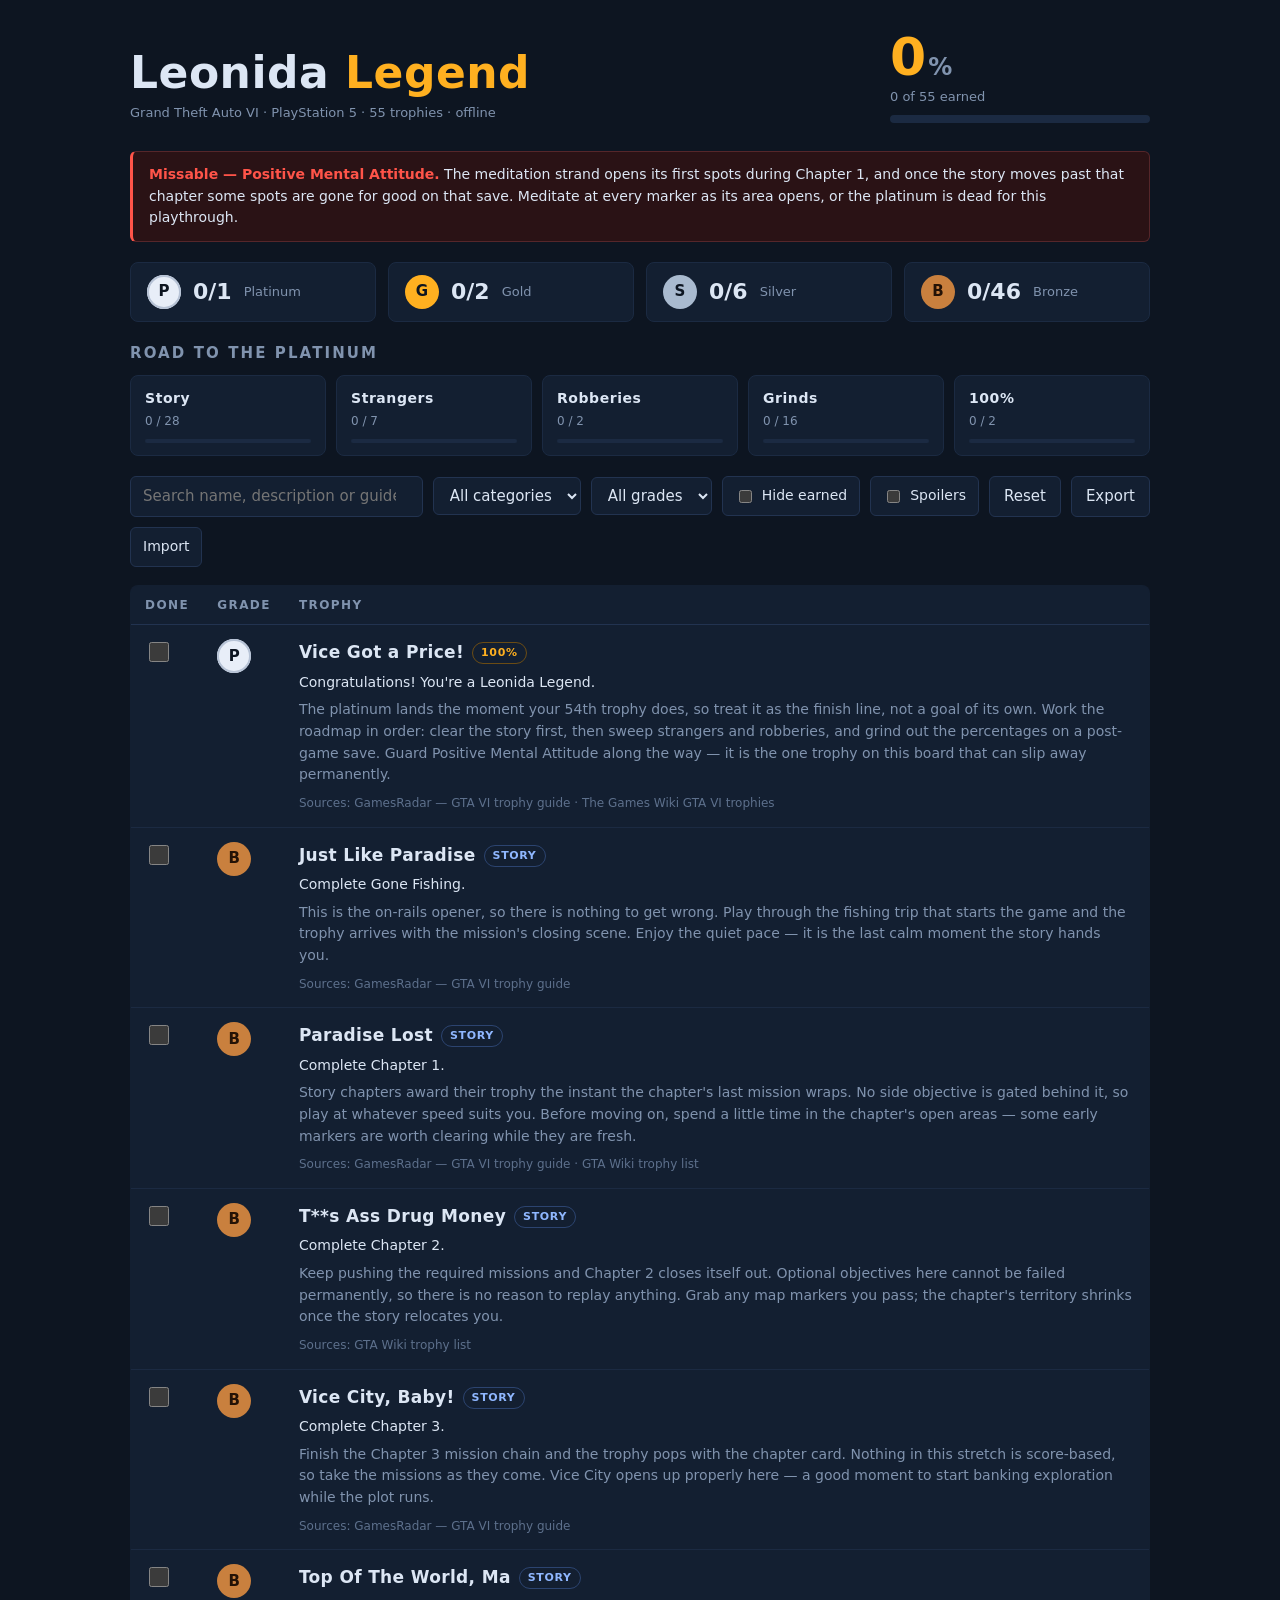
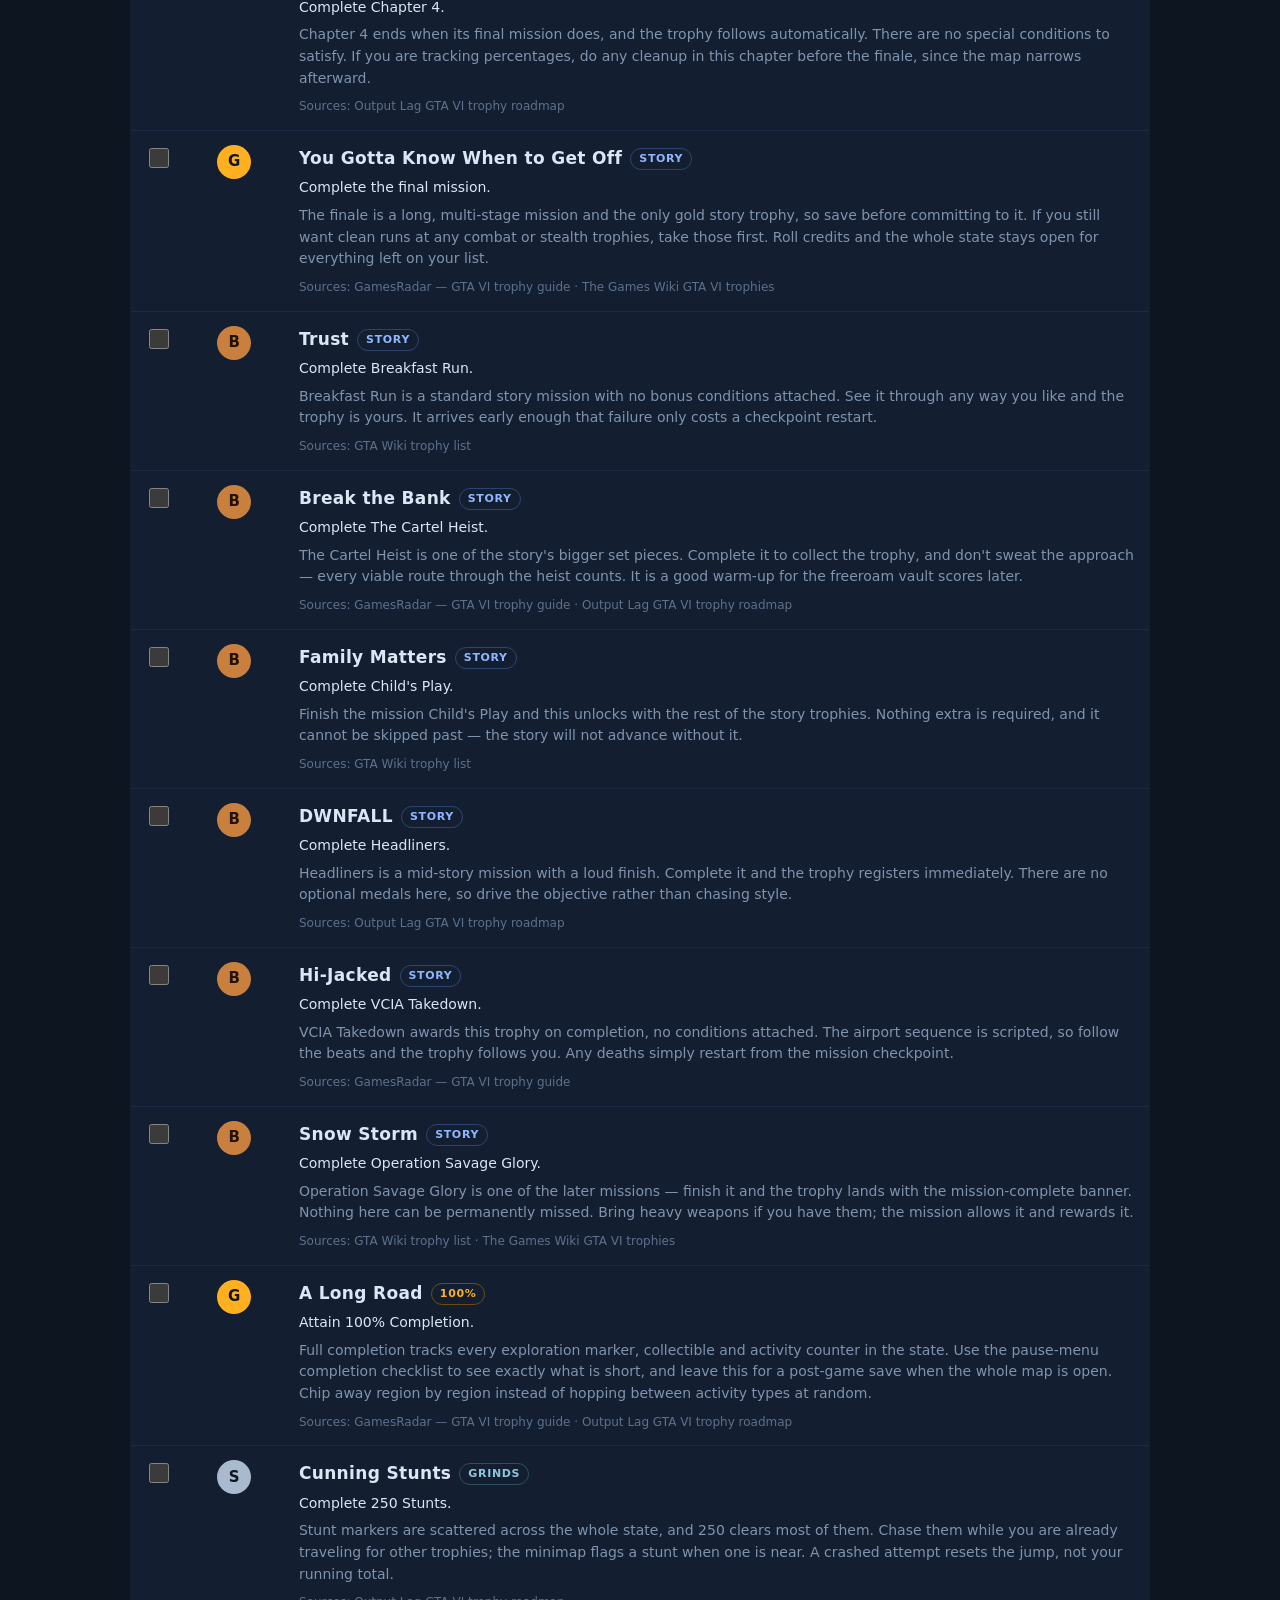
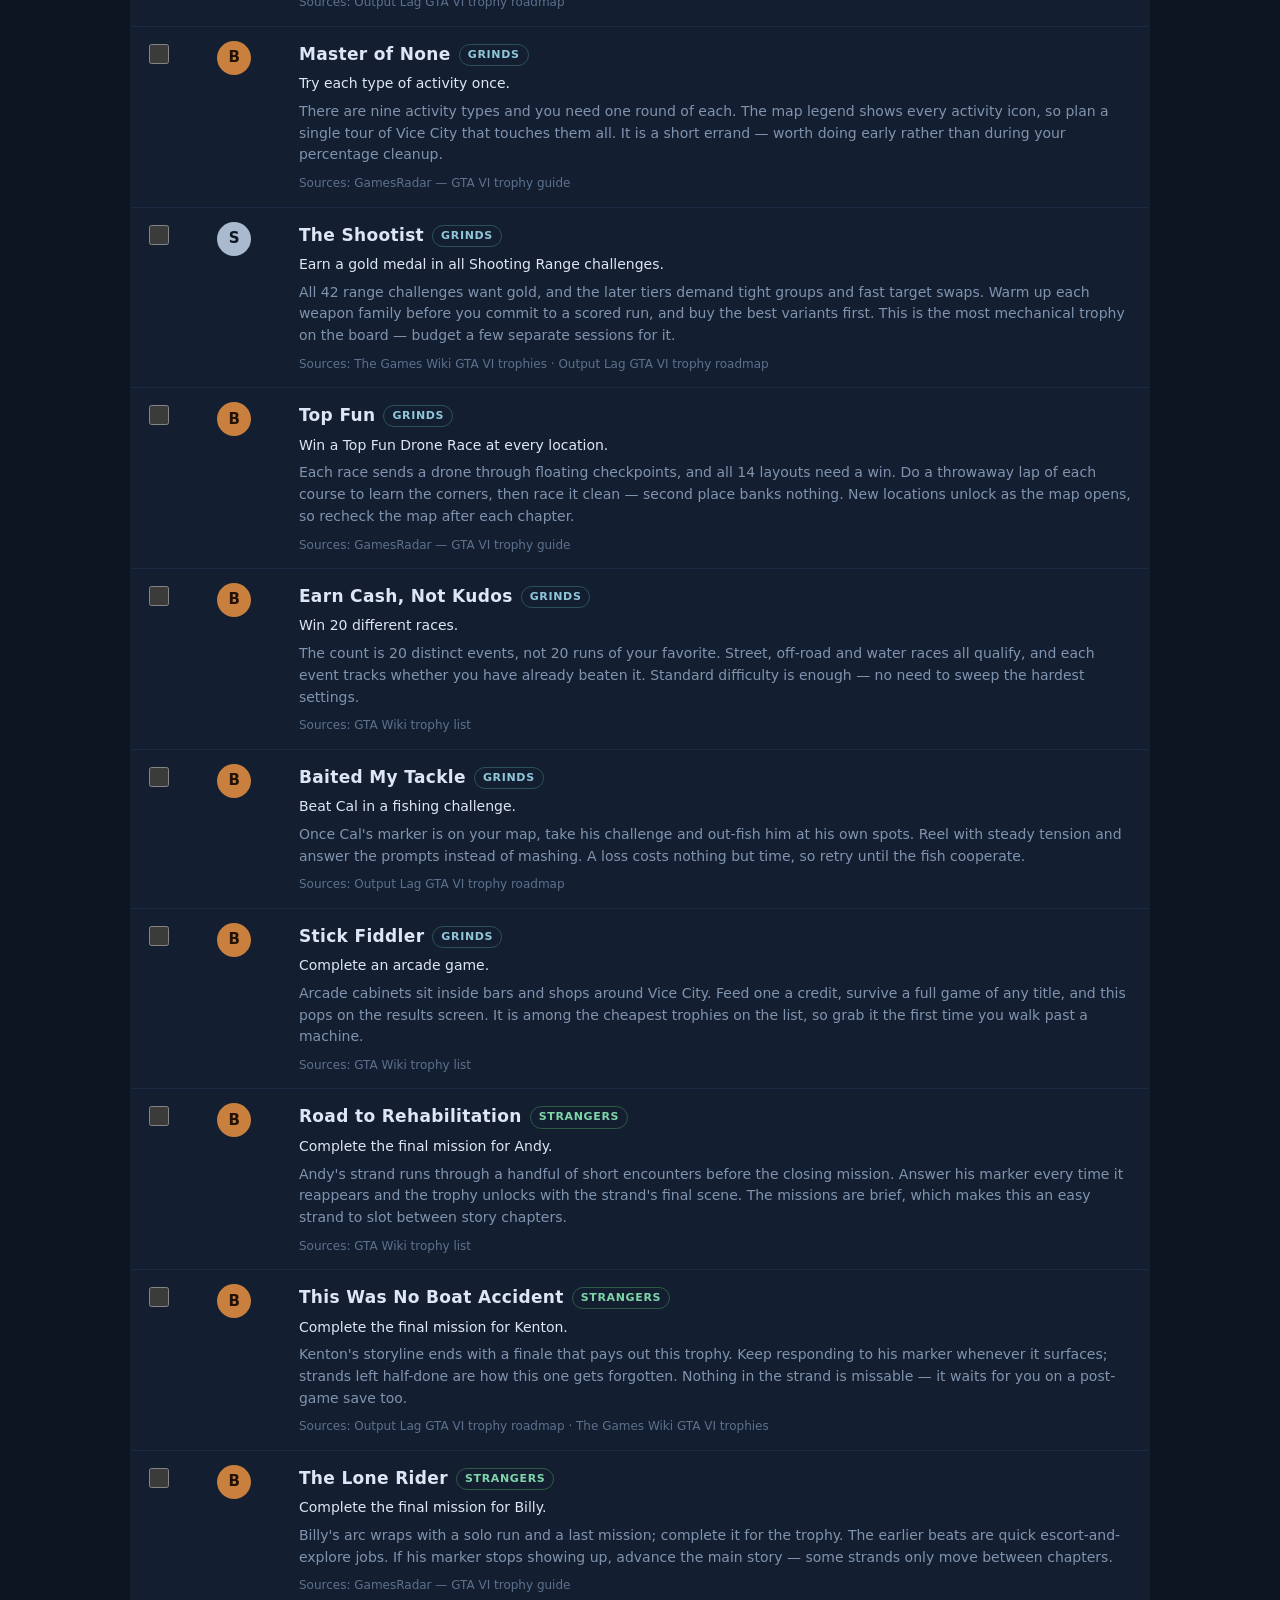
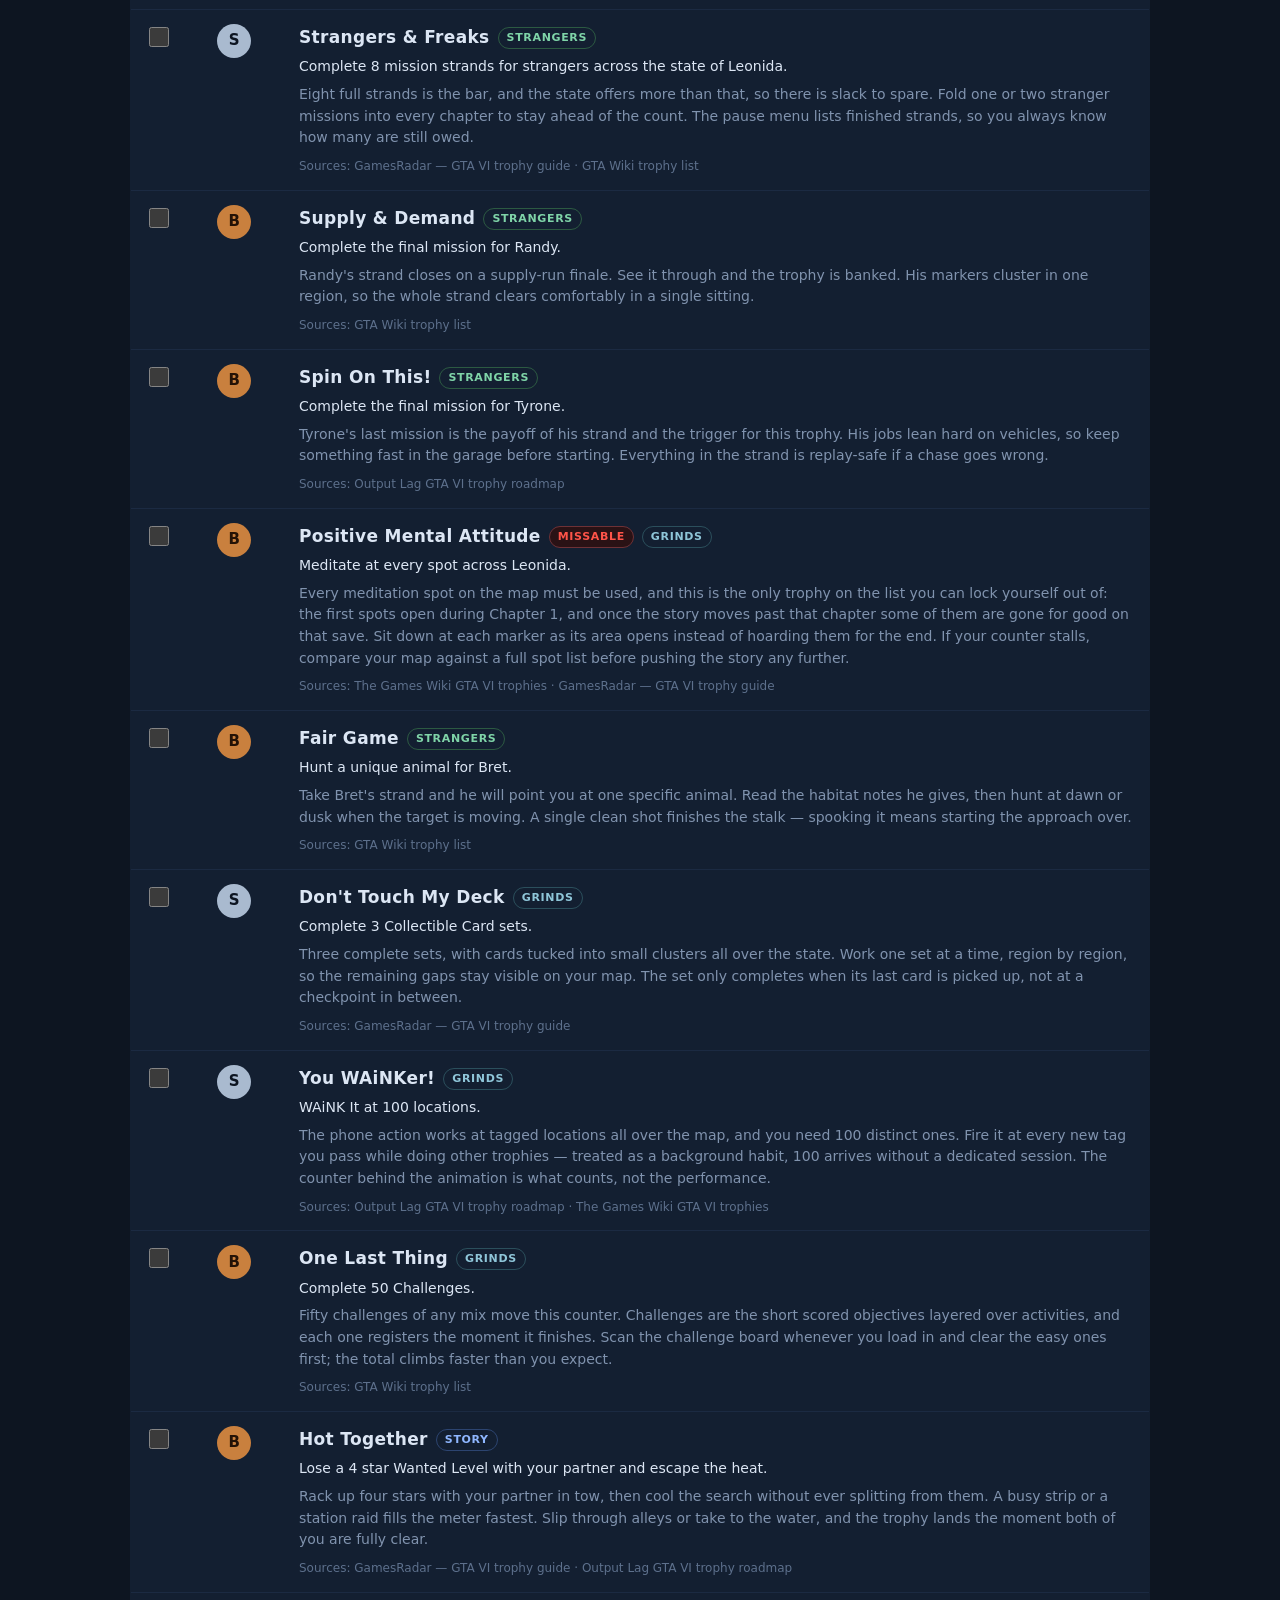
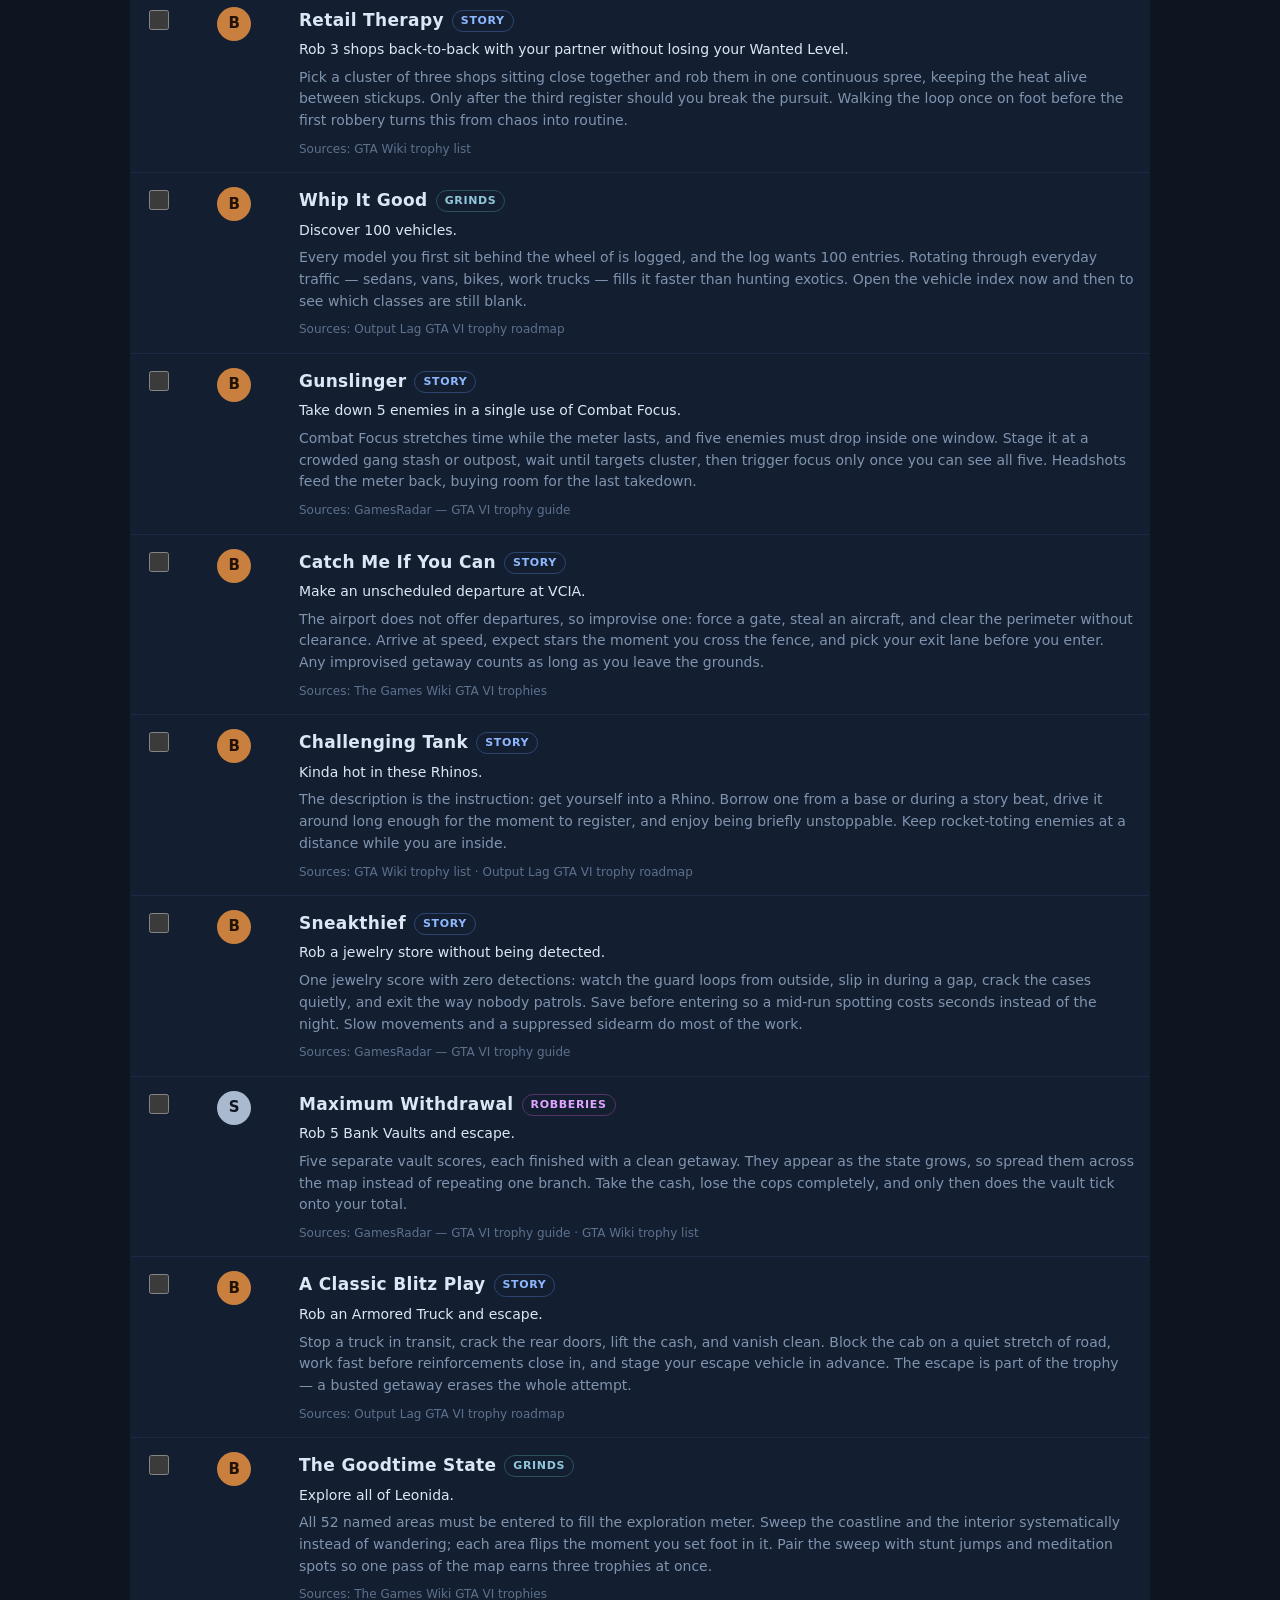
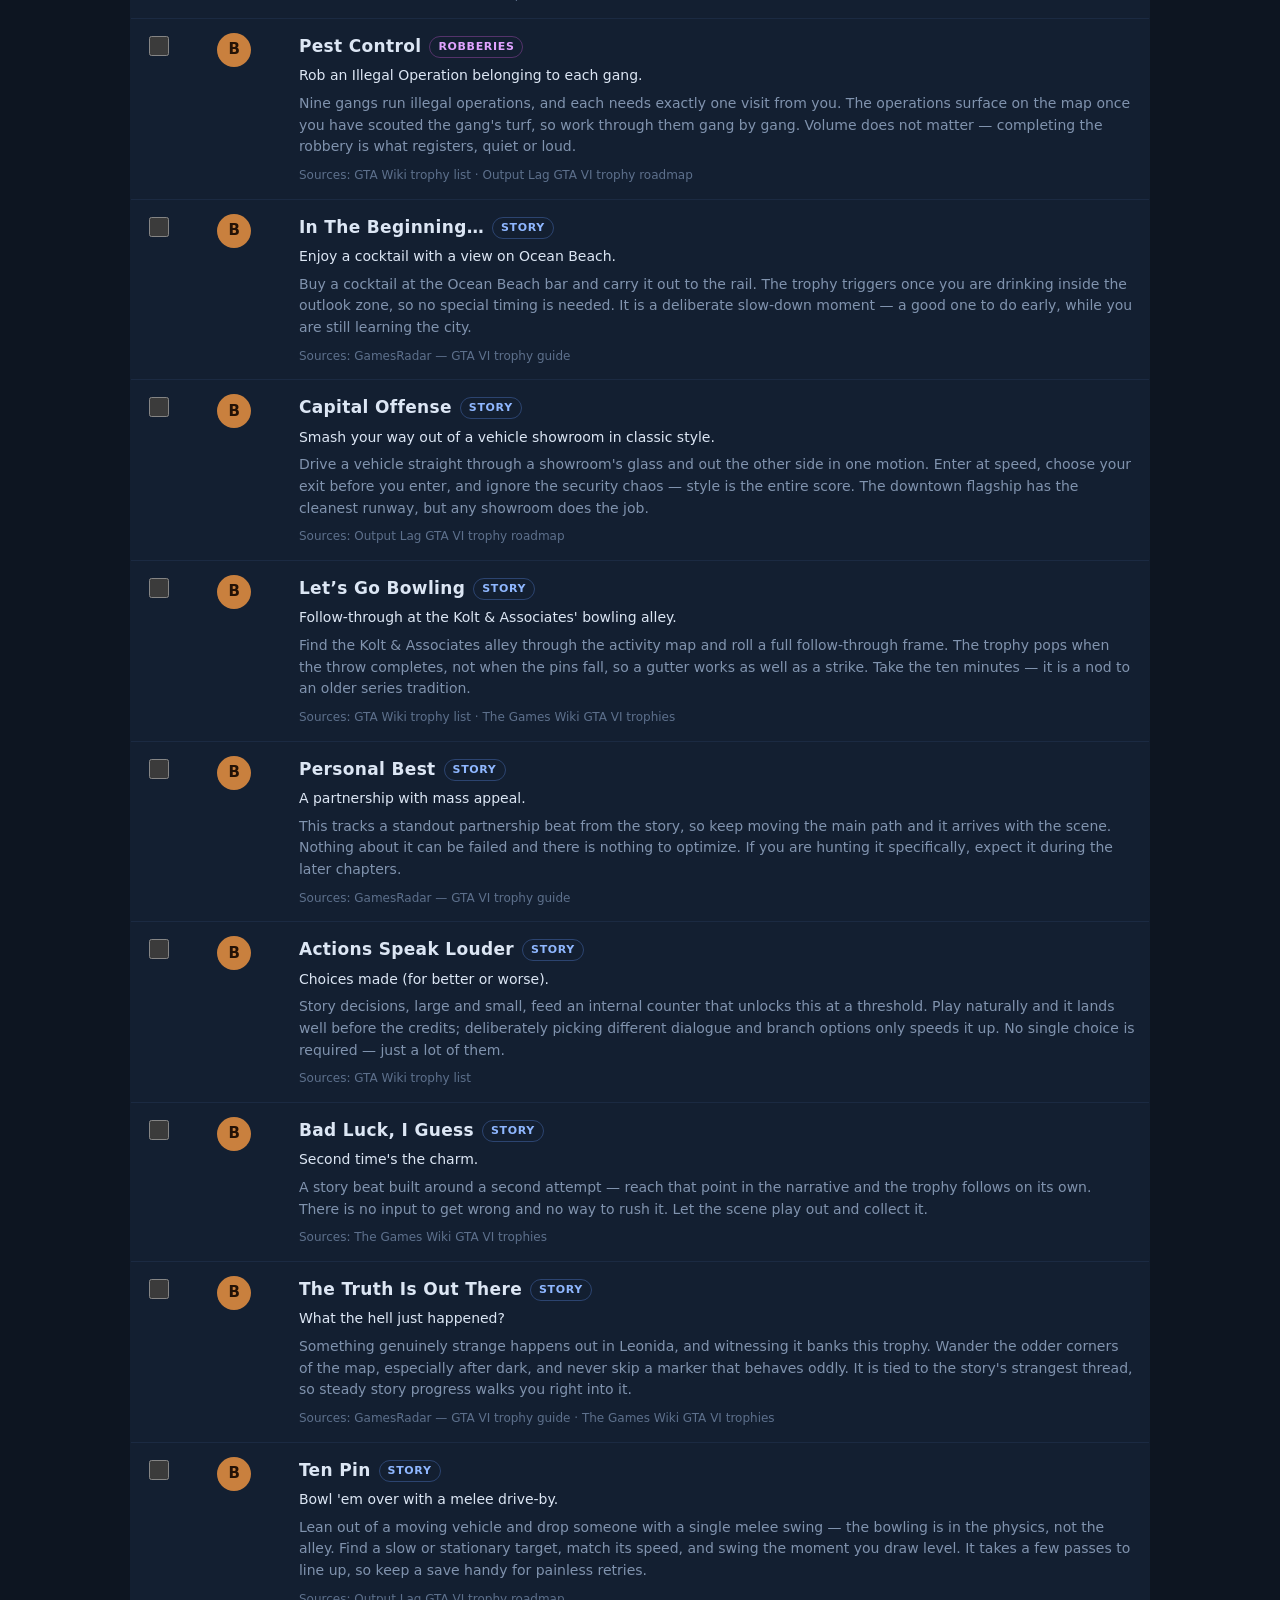
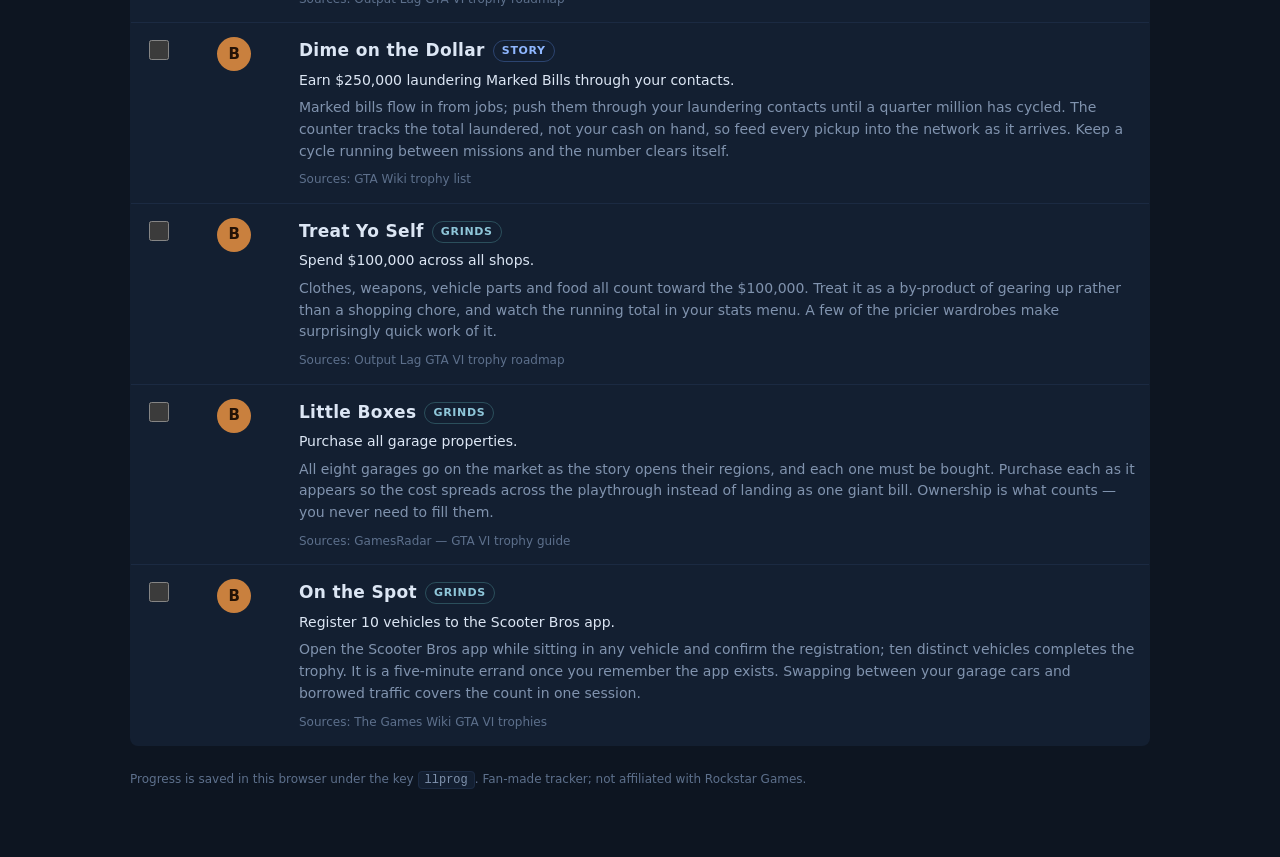
<file: app/index.html>
<!doctype html>
<html lang="en">
<head>
<meta charset="utf-8">
<meta name="viewport" content="width=device-width, initial-scale=1">
<title>Leonida Legend — GTA VI Trophy Tracker</title>
<link rel="stylesheet" href="style.css">
</head>
<body>

<header class="masthead">
  <div class="brand">
    <h1>Leonida <span class="brand-amber">Legend</span></h1>
    <p class="tagline">Grand Theft Auto VI · PlayStation 5 · 55 trophies · offline</p>
  </div>
  <div class="progress-block">
    <p class="percent"><span id="percent">0</span><small>%</small></p>
    <p id="progress-label" class="progress-label">0 of 55 earned</p>
    <div class="bar" role="progressbar" aria-label="Trophy progress" aria-valuemin="0" aria-valuemax="100" aria-valuenow="0">
      <div class="bar-fill" id="bar-fill"></div>
    </div>
  </div>
</header>

<section class="banner" id="missable-banner" aria-label="Missable trophy warning">
  <p><strong>Missable — Positive Mental Attitude.</strong> The meditation strand opens its first spots during Chapter&nbsp;1, and once the story moves past that chapter some spots are gone for good on that save. Meditate at every marker as its area opens, or the platinum is dead for this playthrough.</p>
</section>

<section class="stats" aria-label="Trophies earned by grade">
  <div class="stat" data-grade="platinum"><span class="medallion platinum">P</span><span class="stat-count" id="count-platinum">0</span><span class="stat-label">Platinum</span></div>
  <div class="stat" data-grade="gold"><span class="medallion gold">G</span><span class="stat-count" id="count-gold">0</span><span class="stat-label">Gold</span></div>
  <div class="stat" data-grade="silver"><span class="medallion silver">S</span><span class="stat-count" id="count-silver">0</span><span class="stat-label">Silver</span></div>
  <div class="stat" data-grade="bronze"><span class="medallion bronze">B</span><span class="stat-count" id="count-bronze">0</span><span class="stat-label">Bronze</span></div>
</section>

<section class="roadmap" aria-label="Platinum roadmap">
  <h2 class="section-title">Road to the platinum</h2>
  <ol class="phases" id="phases"></ol>
</section>

<section class="controls" aria-label="Filters and progress tools">
  <input id="search" type="search" placeholder="Search name, description or guide…" aria-label="Search trophies">
  <select id="category" aria-label="Category">
    <option value="all">All categories</option>
    <option value="story">Story</option>
    <option value="strangers">Strangers</option>
    <option value="robberies">Robberies</option>
    <option value="grinds">Grinds</option>
    <option value="100">100%</option>
  </select>
  <select id="grade" aria-label="Grade">
    <option value="all">All grades</option>
    <option value="platinum">Platinum</option>
    <option value="gold">Gold</option>
    <option value="silver">Silver</option>
    <option value="bronze">Bronze</option>
  </select>
  <label class="toggle"><input type="checkbox" id="hide-earned"> Hide earned</label>
  <label class="toggle"><input type="checkbox" id="spoilers"> Spoilers</label>
  <button id="reset" type="button">Reset</button>
  <button id="export" type="button">Export</button>
  <label class="toggle import">Import<input id="import" type="file" accept="application/json" aria-label="Import progress file"></label>
</section>

<main>
  <table class="ledger">
    <thead>
      <tr><th class="col-check">Done</th><th class="col-grade">Grade</th><th class="col-body">Trophy</th></tr>
    </thead>
    <tbody id="rows"></tbody>
  </table>
  <p class="empty" id="empty" hidden>No trophies match the current filters.</p>
</main>

<footer class="foot">
  <p>Progress is saved in this browser under the key <code>llprog</code>. Fan-made tracker; not affiliated with Rockstar Games.</p>
</footer>

<script type="module" src="app.js"></script>
</body>
</html>
</file>
<file: app/style.css>
/* Leonida Legend — dark, roadmap-first trophy tracker.
   Palette: night-asphalt navy base, single warm amber for earned marks and the
   active route, signal red reserved for missables. Bahnschrift (DIN-style,
   ships with Windows) gives the display type an automotive-Americana cast;
   falls back cleanly to system faces elsewhere. */

:root {
  --bg: #0d1521;
  --panel: #131f31;
  --line: #223350;
  --line-soft: #1b2a42;
  --text: #dce6f4;
  --dim: #8093ae;
  --amber: #ffb020;
  --amber-dim: #b87c14;
  --red: #ff5449;
  --red-panel: #2a1215;
  --plat: #e8eef8;
  --gold: #ffb020;
  --silver: #a9bacf;
  --bronze: #c9803e;
  --font-display: "Bahnschrift", "Bahnschrift SemiBold", "Trebuchet MS", "Segoe UI", system-ui, sans-serif;
  --font-body: system-ui, "Segoe UI", Roboto, sans-serif;
}

* { box-sizing: border-box; }

html { color-scheme: dark; }

body {
  margin: 0 auto;
  padding: 0 20px 56px;
  max-width: 1060px;
  background: var(--bg);
  color: var(--text);
  font: 15px/1.55 var(--font-body);
}

/* ---------- masthead ---------- */

.masthead {
  display: flex;
  flex-wrap: wrap;
  gap: 24px 40px;
  align-items: flex-end;
  justify-content: space-between;
  padding: 34px 0 22px;
}

.brand h1 {
  margin: 0;
  font-family: var(--font-display);
  font-size: 44px;
  font-weight: 700;
  letter-spacing: .5px;
  line-height: 1;
}

.brand-amber { color: var(--amber); }

.tagline {
  margin: 8px 0 0;
  color: var(--dim);
  font-size: 13px;
}

.progress-block { min-width: 260px; }

.percent {
  margin: 0;
  font-family: var(--font-display);
  font-size: 52px;
  font-weight: 700;
  line-height: .9;
  color: var(--amber);
  font-variant-numeric: tabular-nums;
}

.percent small {
  font-size: 24px;
  color: var(--dim);
  margin-left: 2px;
}

.progress-label {
  margin: 6px 0 8px;
  color: var(--dim);
  font-size: 13px;
}

.bar {
  height: 8px;
  background: var(--line-soft);
  border-radius: 4px;
  overflow: hidden;
}

.bar-fill {
  height: 100%;
  width: 0%;
  background: var(--amber);
  border-radius: 4px;
  transition: width .25s ease;
}

/* ---------- missable banner ---------- */

.banner {
  background: var(--red-panel);
  border: 1px solid #55262a;
  border-left: 3px solid var(--red);
  border-radius: 6px;
  padding: 12px 16px;
  margin: 6px 0 20px;
}

.banner p { margin: 0; font-size: 14px; }

.banner strong { color: var(--red); }

.banner em { color: var(--text); font-style: normal; font-weight: 600; }

/* ---------- grade stats ---------- */

.stats {
  display: grid;
  grid-template-columns: repeat(4, 1fr);
  gap: 12px;
  margin-bottom: 20px;
}

.stat {
  display: flex;
  align-items: center;
  gap: 12px;
  background: var(--panel);
  border: 1px solid var(--line-soft);
  border-radius: 8px;
  padding: 12px 16px;
}

.medallion {
  display: inline-grid;
  place-items: center;
  width: 34px;
  height: 34px;
  border-radius: 50%;
  flex: none;
  font-family: var(--font-display);
  font-weight: 700;
  font-size: 15px;
  color: #0d1521;
  background: var(--silver);
}

.medallion.platinum { background: var(--plat); box-shadow: inset 0 0 0 2px #b7c3d6; }
.medallion.gold { background: var(--gold); }
.medallion.silver { background: var(--silver); }
.medallion.bronze { background: var(--bronze); color: #241206; }

.stat-count {
  font-family: var(--font-display);
  font-size: 22px;
  font-weight: 700;
  font-variant-numeric: tabular-nums;
}

.stat-label { color: var(--dim); font-size: 13px; }

/* ---------- roadmap strip ---------- */

.section-title {
  margin: 0 0 10px;
  font-family: var(--font-display);
  font-size: 15px;
  font-weight: 600;
  letter-spacing: .14em;
  text-transform: uppercase;
  color: var(--dim);
}

.phases {
  list-style: none;
  margin: 0 0 20px;
  padding: 0;
  display: grid;
  grid-template-columns: repeat(5, 1fr);
  gap: 10px;
}

.phase {
  appearance: none;
  text-align: left;
  cursor: pointer;
  background: var(--panel);
  border: 1px solid var(--line-soft);
  border-radius: 8px;
  padding: 12px 14px;
  color: var(--text);
  font: inherit;
  display: block;
  width: 100%;
}

.phase:hover { border-color: var(--line); }

.phase.active {
  border-color: var(--amber);
  box-shadow: inset 0 0 0 1px var(--amber);
}

.phase-name {
  display: block;
  font-family: var(--font-display);
  font-weight: 600;
  font-size: 14px;
  letter-spacing: .04em;
}

.phase-count {
  display: block;
  margin-top: 2px;
  color: var(--dim);
  font-size: 12px;
  font-variant-numeric: tabular-nums;
}

.phase-count.done { color: var(--amber); }

.phase-bar {
  display: block;
  margin-top: 8px;
  height: 4px;
  background: var(--line-soft);
  border-radius: 2px;
  overflow: hidden;
}

.phase-bar-fill {
  display: block;
  height: 100%;
  width: 0;
  background: var(--amber);
  transition: width .25s ease;
}

/* ---------- controls ---------- */

.controls {
  display: flex;
  flex-wrap: wrap;
  align-items: center;
  gap: 10px;
  margin-bottom: 18px;
}

.controls input[type="search"],
.controls select {
  background: var(--panel);
  border: 1px solid var(--line);
  border-radius: 6px;
  color: var(--text);
  font: inherit;
  padding: 8px 12px;
}

.controls input[type="search"] { flex: 1 1 240px; min-width: 180px; }

.controls :is(input, select, button):focus-visible,
.toggle input:focus-visible + span {
  outline: 2px solid var(--amber);
  outline-offset: 1px;
}

.toggle {
  display: inline-flex;
  align-items: center;
  gap: 7px;
  padding: 8px 12px;
  background: var(--panel);
  border: 1px solid var(--line);
  border-radius: 6px;
  cursor: pointer;
  font-size: 14px;
  user-select: none;
}

.controls button {
  background: var(--panel);
  border: 1px solid var(--line);
  border-radius: 6px;
  color: var(--text);
  font: inherit;
  padding: 8px 14px;
  cursor: pointer;
}

.controls button:hover { border-color: var(--amber-dim); color: var(--amber); }

.import { position: relative; overflow: hidden; }

.import input[type="file"] {
  position: absolute;
  inset: 0;
  opacity: 0;
  cursor: pointer;
}

/* ---------- trophy ledger ---------- */

.ledger {
  width: 100%;
  border-collapse: collapse;
  background: var(--panel);
  border: 1px solid var(--line-soft);
  border-radius: 8px;
  overflow: hidden;
}

.ledger thead th {
  text-align: left;
  font-family: var(--font-display);
  font-size: 12px;
  font-weight: 600;
  letter-spacing: .12em;
  text-transform: uppercase;
  color: var(--dim);
  background: var(--panel);
  border-bottom: 1px solid var(--line);
  padding: 10px 14px;
}

.ledger td {
  padding: 14px;
  border-bottom: 1px solid var(--line-soft);
  vertical-align: top;
}

.ledger tbody tr:last-child td { border-bottom: none; }

.ledger tbody tr.earned { background: #16233a; }

.ledger tbody tr.earned .t-name { color: var(--dim); }

.col-check { width: 44px; }
.col-grade { width: 56px; }

.row-check {
  width: 20px;
  height: 20px;
  accent-color: var(--amber);
  cursor: pointer;
}

.row-check:focus-visible { outline: 2px solid var(--amber); outline-offset: 2px; }

.t-name {
  display: inline;
  font-family: var(--font-display);
  font-size: 17px;
  font-weight: 600;
  letter-spacing: .02em;
}

.tag {
  display: inline-block;
  margin-left: 8px;
  padding: 1px 8px 2px;
  border-radius: 999px;
  font-size: 11px;
  font-weight: 600;
  letter-spacing: .06em;
  text-transform: uppercase;
  vertical-align: 2px;
  border: 1px solid var(--line);
  color: var(--dim);
}

.tag.missable {
  color: var(--red);
  border-color: #6e3136;
  background: var(--red-panel);
}

.tag.cat-story { color: #8fb7ff; border-color: #2c4470; }
.tag.cat-strangers { color: #7fd4a8; border-color: #2c5a42; }
.tag.cat-robberies { color: #e0a3ff; border-color: #54336b; }
.tag.cat-grinds { color: #8fc6d9; border-color: #2b4f5c; }
.tag.cat-100 { color: var(--amber); border-color: #6b4c14; }

.t-desc {
  margin: 6px 0 0;
  color: var(--text);
  font-size: 14px;
}

.t-guide {
  margin: 6px 0 0;
  color: var(--dim);
  font-size: 14px;
}

.t-sources {
  margin: 8px 0 0;
  color: #5d708c;
  font-size: 12px;
}

/* spoiler blur: applies to unearned story trophies while the toggle is on */
tr.spoilered .spoilerable {
  filter: blur(6px);
  user-select: none;
}

tr.spoilered:hover .spoilerable,
tr.spoilered:focus-within .spoilerable {
  filter: none;
}

.empty {
  text-align: center;
  color: var(--dim);
  padding: 28px 0;
  background: var(--panel);
  border: 1px solid var(--line-soft);
  border-radius: 8px;
}

.foot {
  margin-top: 24px;
  color: #5d708c;
  font-size: 12px;
}

.foot code {
  color: var(--dim);
  background: var(--panel);
  border: 1px solid var(--line-soft);
  border-radius: 4px;
  padding: 1px 6px;
}

/* ---------- narrow screens ---------- */

@media (max-width: 760px) {
  .stats { grid-template-columns: repeat(2, 1fr); }
  .phases { grid-template-columns: 1fr 1fr; }
  .brand h1 { font-size: 34px; }
  .percent { font-size: 40px; }
  .col-grade { display: none; }
  .col-check { width: 32px; }
}

@media (max-width: 460px) {
  .phases { grid-template-columns: 1fr; }
  .ledger td { padding: 12px 10px; }
}

@media (prefers-reduced-motion: reduce) {
  .bar-fill, .phase-bar-fill { transition: none; }
}
</file>
